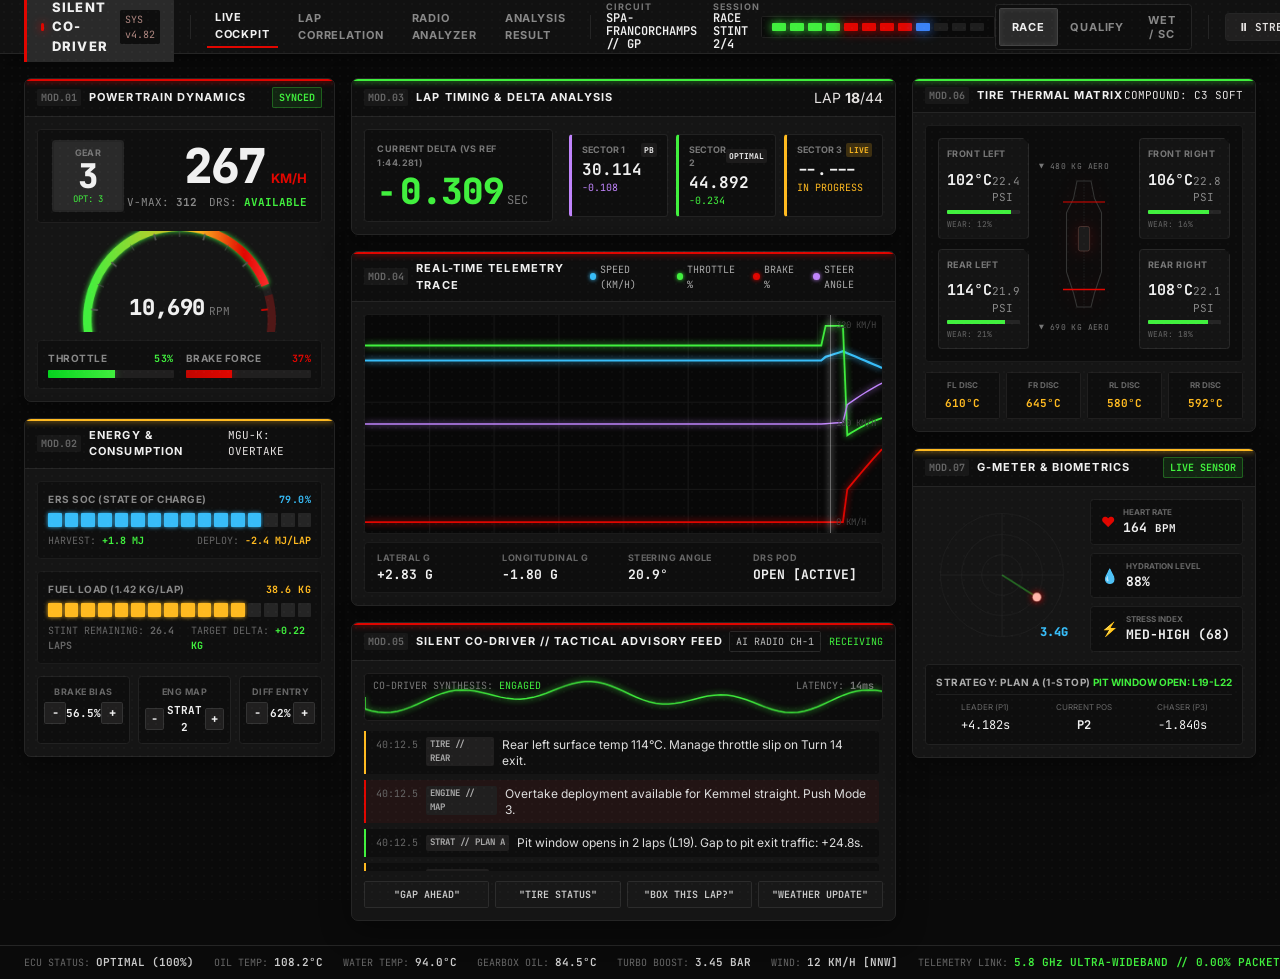
<file: index.html>
<!DOCTYPE html>
<html lang="en">
<head>
  <meta charset="UTF-8">
  <meta name="viewport" content="width=device-width, initial-scale=1.0">
  <title>The Silent Co-Driver | Motorsport Telemetry & Tactical Engineering Cockpit</title>
  <meta name="description" content="Next-generation tactical telemetry and AI co-driver instrumentation interface for high-performance motorsport and endurance racing.">
  <link rel="preconnect" href="https://fonts.googleapis.com">
  <link rel="preconnect" href="https://fonts.gstatic.com" crossorigin>
  <link href="https://fonts.googleapis.com/css2?family=Inter:wght@300;400;500;600;700;800&family=JetBrains+Mono:ital,wght@0,400;0,500;0,700;0,800;1,400&display=swap" rel="stylesheet">
  <link rel="stylesheet" href="style.css">
</head>
<body class="theme-night">
  <!-- Top Navigation & Global Telemetry Status Bar -->
  <header class="hud-header">
    <div class="hud-header-left">
      <a href="index.html" class="brand-badge chamfer-edge" style="text-decoration: none;">
        <span class="pulse-dot"></span>
        <span class="brand-title">SILENT CO-DRIVER</span>
        <span class="brand-sub">SYS v4.82</span>
      </a>
      <div class="system-divider"></div>
      <nav class="hud-nav-links hide-mobile">
        <a href="index.html" class="nav-tab active">LIVE COCKPIT</a>
        <a href="lap_correlation.html" class="nav-tab">LAP CORRELATION</a>
        <a href="race_radio.html" class="nav-tab">RADIO ANALYZER</a>
        <a href="analysis_result.html" class="nav-tab">ANALYSIS RESULT</a>
      </nav>
      <div class="system-divider hide-mobile"></div>
      <div class="meta-readout">
        <span class="meta-label">CIRCUIT</span>
        <span class="meta-val" id="val-circuit">SPA-FRANCORCHAMPS // GP</span>
      </div>
      <div class="meta-readout">
        <span class="meta-label">SESSION</span>
        <span class="meta-val text-amber" id="val-session">RACE STINT 2/4</span>
      </div>
    </div>

    <!-- Center LED Shift Indicator Bar -->
    <div class="shift-lights-container" id="shift-lights-bar">
      <div class="shift-led green"></div>
      <div class="shift-led green"></div>
      <div class="shift-led green"></div>
      <div class="shift-led green"></div>
      <div class="shift-led red"></div>
      <div class="shift-led red"></div>
      <div class="shift-led red"></div>
      <div class="shift-led red"></div>
      <div class="shift-led blue"></div>
      <div class="shift-led blue"></div>
      <div class="shift-led blue"></div>
      <div class="shift-led blue flash"></div>
    </div>

    <div class="hud-header-right">
      <!-- Session Mode Selector -->
      <div class="mode-selector">
        <button class="mode-btn active" data-mode="race" id="mode-race">RACE</button>
        <button class="mode-btn" data-mode="quali" id="mode-quali">QUALIFY</button>
        <button class="mode-btn" data-mode="rain" id="mode-rain">WET / SC</button>
      </div>

      <div class="system-divider"></div>

      <!-- Live Sim Play / Pause / Rec Control -->
      <div class="sim-controls">
        <button class="icon-btn" id="btn-toggle-sim" title="Play/Pause Telemetry Stream">
          <span class="btn-icon">⏸</span>
          <span class="btn-text">STREAM</span>
        </button>
        <button class="icon-btn primary-action" id="btn-radio-toggle" title="Toggle AI Radio Channel">
          <span class="comm-indicator live"></span>
          <span class="btn-text">CO-DRIVER COMMS</span>
        </button>
      </div>
    </div>
  </header>

  <!-- Main 12-Column Technical Grid Workspace -->
  <main class="grid-workspace">

    <!-- COLUMN 1 (Cols 1-3): Primary Vehicle Dynamics & Live Powertrain -->
    <section class="grid-col col-left">
      
      <!-- Module 1: Speed, Gear & RPM Primary Instrumentation -->
      <div class="tech-panel panel-primary-gauge">
        <div class="panel-header status-strip-red">
          <div class="panel-title-wrap">
            <span class="panel-tag">MOD.01</span>
            <h2 class="panel-title">POWERTRAIN DYNAMICS</h2>
          </div>
          <span class="badge-status badge-live">SYNCED</span>
        </div>
        <div class="panel-body gauge-body">
          <div class="gauge-hero-row">
            <div class="gear-display-box">
              <span class="gear-label">GEAR</span>
              <span class="gear-val" id="val-gear">5</span>
              <span class="gear-suggested" id="val-suggested-gear">OPT: 5</span>
            </div>
            <div class="speed-readout-box">
              <div class="speed-main">
                <span class="speed-num" id="val-speed">278</span>
                <span class="speed-unit">KM/H</span>
              </div>
              <div class="speed-meta">
                <span>V-MAX: <strong id="val-vmax">312</strong></span>
                <span>DRS: <strong class="text-green" id="val-drs-status">AVAILABLE</strong></span>
              </div>
            </div>
          </div>

          <!-- Digital RPM Curved Sweep Gauge Canvas -->
          <div class="tach-canvas-container">
            <canvas id="tachometer-canvas" width="340" height="120"></canvas>
            <div class="tach-val-overlay">
              <span class="tach-num" id="val-rpm">11,850</span>
              <span class="tach-unit">RPM</span>
            </div>
          </div>

          <!-- Pedal Inputs: Throttle & Brake Bars -->
          <div class="pedal-inputs">
            <div class="pedal-bar-wrap">
              <div class="pedal-label-row">
                <span>THROTTLE</span>
                <span class="val-mono text-green" id="val-throttle-pct">94%</span>
              </div>
              <div class="pedal-progress-track">
                <div class="pedal-fill fill-throttle" id="fill-throttle" style="width: 94%;"></div>
              </div>
            </div>
            <div class="pedal-bar-wrap">
              <div class="pedal-label-row">
                <span>BRAKE FORCE</span>
                <span class="val-mono text-red" id="val-brake-pct">0%</span>
              </div>
              <div class="pedal-progress-track">
                <div class="pedal-fill fill-brake" id="fill-brake" style="width: 0%;"></div>
              </div>
            </div>
          </div>
        </div>
      </div>

      <!-- Module 2: ERS / Hybrid Energy & Fuel Allocation -->
      <div class="tech-panel">
        <div class="panel-header status-strip-amber">
          <div class="panel-title-wrap">
            <span class="panel-tag">MOD.02</span>
            <h2 class="panel-title">ENERGY & CONSUMPTION</h2>
          </div>
          <span class="val-mono text-xs">MGU-K: OVERTAKE</span>
        </div>
        <div class="panel-body">
          <div class="segmented-gauge-group">
            <!-- ERS Battery State -->
            <div class="segmented-gauge">
              <div class="seg-info">
                <span class="seg-label">ERS SOC (STATE OF CHARGE)</span>
                <span class="val-mono text-cyan" id="val-soc-pct">78.4%</span>
              </div>
              <div class="seg-bars" id="seg-bars-ers">
                <!-- 16 discrete LED segmented blocks generated via JS -->
              </div>
              <div class="seg-sub">
                <span>HARVEST: <strong class="text-green">+1.8 MJ</strong></span>
                <span>DEPLOY: <strong class="text-amber">-2.4 MJ/LAP</strong></span>
              </div>
            </div>

            <!-- Fuel Tank Level & Laps Remaining -->
            <div class="segmented-gauge">
              <div class="seg-info">
                <span class="seg-label">FUEL LOAD (1.42 KG/LAP)</span>
                <span class="val-mono text-amber" id="val-fuel-kg">38.6 KG</span>
              </div>
              <div class="seg-bars" id="seg-bars-fuel">
                <!-- Fuel bars -->
              </div>
              <div class="seg-sub">
                <span>STINT REMAINING: <strong>26.4 LAPS</strong></span>
                <span>TARGET DELTA: <strong class="text-green">+0.22 KG</strong></span>
              </div>
            </div>
          </div>

          <!-- Quick System Adjusters -->
          <div class="chassis-quick-dial">
            <div class="dial-item">
              <span class="dial-lbl">BRAKE BIAS</span>
              <div class="dial-adjuster">
                <button class="step-btn" id="btn-bb-dec">-</button>
                <span class="dial-val" id="val-bb">56.5%</span>
                <button class="step-btn" id="btn-bb-inc">+</button>
              </div>
            </div>
            <div class="dial-item">
              <span class="dial-lbl">ENG MAP</span>
              <div class="dial-adjuster">
                <button class="step-btn" id="btn-map-dec">-</button>
                <span class="dial-val" id="val-eng-map">STRAT 2</span>
                <button class="step-btn" id="btn-map-inc">+</button>
              </div>
            </div>
            <div class="dial-item">
              <span class="dial-lbl">DIFF ENTRY</span>
              <div class="dial-adjuster">
                <button class="step-btn" id="btn-diff-dec">-</button>
                <span class="dial-val" id="val-diff">62%</span>
                <button class="step-btn" id="btn-diff-inc">+</button>
              </div>
            </div>
          </div>
        </div>
      </div>

    </section>

    <!-- COLUMN 2 (Cols 4-8): Real-time Telemetry Oscilloscope & Sector Splits -->
    <section class="grid-col col-center">
      
      <!-- Module 3: Live Delta, Lap Splits & Timing Delta -->
      <div class="tech-panel panel-timing">
        <div class="panel-header status-strip-green">
          <div class="panel-title-wrap">
            <span class="panel-tag">MOD.03</span>
            <h2 class="panel-title">LAP TIMING & DELTA ANALYSIS</h2>
          </div>
          <div class="timing-badge-group">
            <span class="lap-counter">LAP <strong id="val-cur-lap">18</strong>/44</span>
          </div>
        </div>
        <div class="panel-body">
          <div class="lap-delta-banner">
            <div class="live-delta-block">
              <span class="delta-label">CURRENT DELTA (VS REF 1:44.281)</span>
              <div class="delta-display" id="delta-display-box">
                <span class="delta-sign text-green" id="delta-sign">-</span>
                <span class="delta-val text-green" id="val-delta">0.342</span>
                <span class="delta-unit">SEC</span>
              </div>
            </div>
            
            <div class="sector-splits-grid">
              <div class="sector-box s1 purple">
                <div class="sector-head">
                  <span>SECTOR 1</span>
                  <span class="sector-tag">PB</span>
                </div>
                <span class="sector-time" id="val-s1">30.114</span>
                <span class="sector-delta text-purple">-0.108</span>
              </div>
              <div class="sector-box s2 green">
                <div class="sector-head">
                  <span>SECTOR 2</span>
                  <span class="sector-tag">OPTIMAL</span>
                </div>
                <span class="sector-time" id="val-s2">44.892</span>
                <span class="sector-delta text-green">-0.234</span>
              </div>
              <div class="sector-box s3 active">
                <div class="sector-head">
                  <span>SECTOR 3</span>
                  <span class="sector-tag blink">LIVE</span>
                </div>
                <span class="sector-time" id="val-s3">--.---</span>
                <span class="sector-delta text-amber">IN PROGRESS</span>
              </div>
            </div>
          </div>
        </div>
      </div>

      <!-- Module 4: High-Precision Live Telemetry Multi-Channel Oscilloscope Canvas -->
      <div class="tech-panel panel-telemetry-graph">
        <div class="panel-header status-strip-red">
          <div class="panel-title-wrap">
            <span class="panel-tag">MOD.04</span>
            <h2 class="panel-title">REAL-TIME TELEMETRY TRACE</h2>
          </div>
          <div class="graph-legend">
            <span class="legend-item"><span class="dot-swatch speed-color"></span> SPEED (KM/H)</span>
            <span class="legend-item"><span class="dot-swatch throttle-color"></span> THROTTLE %</span>
            <span class="legend-item"><span class="dot-swatch brake-color"></span> BRAKE %</span>
            <span class="legend-item"><span class="dot-swatch steer-color"></span> STEER ANGLE</span>
          </div>
        </div>
        <div class="panel-body graph-body">
          <div class="canvas-wrapper">
            <canvas id="telemetry-chart-canvas"></canvas>
            <div class="graph-grid-ticks">
              <span class="tick tick-top">320 KM/H</span>
              <span class="tick tick-mid">160 KM/H</span>
              <span class="tick tick-bot">0 KM/H</span>
            </div>
            <div class="graph-scrubber-line" id="graph-cursor"></div>
          </div>
          <div class="graph-footer-metrics">
            <div class="g-metric">
              <span class="lbl">LATERAL G</span>
              <span class="val text-mono" id="val-lat-g">+3.82 G</span>
            </div>
            <div class="g-metric">
              <span class="lbl">LONGITUDINAL G</span>
              <span class="val text-mono" id="val-long-g">-1.45 G</span>
            </div>
            <div class="g-metric">
              <span class="lbl">STEERING ANGLE</span>
              <span class="val text-mono" id="val-steer-ang">-14.2°</span>
            </div>
            <div class="g-metric">
              <span class="lbl">DRS POD</span>
              <span class="val text-mono text-green" id="val-drs-act">OPEN [ACTIVE]</span>
            </div>
          </div>
        </div>
      </div>

      <!-- Module 5: "The Silent Co-Driver" Tactical AI Voice & Audio Comms Feed -->
      <div class="tech-panel panel-codriver">
        <div class="panel-header status-strip-red">
          <div class="panel-title-wrap">
            <span class="panel-tag">MOD.05</span>
            <h2 class="panel-title">SILENT CO-DRIVER // TACTICAL ADVISORY FEED</h2>
          </div>
          <div class="audio-hud-state">
            <span class="waveform-pill">AI RADIO CH-1</span>
            <span class="hud-indicator active">RECEIVING</span>
          </div>
        </div>
        <div class="panel-body codriver-body">
          
          <!-- Audio Waveform Visualizer Canvas -->
          <div class="ai-waveform-container">
            <canvas id="waveform-canvas" width="600" height="48"></canvas>
            <div class="ai-status-overlay">
              <span class="ai-agent-name">CO-DRIVER SYNTHESIS: <span class="text-green">ENGAGED</span></span>
              <span class="ai-latency">LATENCY: <strong>14ms</strong></span>
            </div>
          </div>

          <!-- Chronological Tactical Log & Radio Callouts -->
          <div class="tactical-log-stream" id="tactical-feed">
            <!-- Messages inserted dynamically via JS -->
          </div>

          <!-- Quick Interactive Driver Response Prompts -->
          <div class="driver-radio-prompt-bar">
            <button class="radio-prompt-btn" data-query="GAP_AHEAD">"GAP AHEAD"</button>
            <button class="radio-prompt-btn" data-query="TIRE_STATUS">"TIRE STATUS"</button>
            <button class="radio-prompt-btn" data-query="PIT_WINDOW">"BOX THIS LAP?"</button>
            <button class="radio-prompt-btn" data-query="WEATHER_RADAR">"WEATHER UPDATE"</button>
          </div>
        </div>
      </div>

    </section>

    <!-- COLUMN 3 (Cols 9-12): G-Force Radar, Tire Matrix & Vehicle Thermal Model -->
    <section class="grid-col col-right">
      
      <!-- Module 6: 4-Corner Tire Pressures, Temperatures & Wear Matrix -->
      <div class="tech-panel">
        <div class="panel-header status-strip-green">
          <div class="panel-title-wrap">
            <span class="panel-tag">MOD.06</span>
            <h2 class="panel-title">TIRE THERMAL MATRIX</h2>
          </div>
          <span class="val-mono text-xs">COMPOUND: C3 SOFT</span>
        </div>
        <div class="panel-body">
          <div class="car-chassis-layout">
            
            <!-- Front Left -->
            <div class="tire-widget tl chamfer-sm" id="tire-fl">
              <div class="tire-pos">FRONT LEFT</div>
              <div class="tire-heat-indicator heat-opt"></div>
              <div class="tire-data-row">
                <span class="t-temp" id="val-fl-temp">102°C</span>
                <span class="t-psi" id="val-fl-psi">22.4 PSI</span>
              </div>
              <div class="wear-bar"><div class="wear-fill" style="width: 88%;"></div></div>
              <span class="wear-lbl">WEAR: 12%</span>
            </div>

            <!-- Front Right -->
            <div class="tire-widget tr chamfer-sm" id="tire-fr">
              <div class="tire-pos">FRONT RIGHT</div>
              <div class="tire-heat-indicator heat-opt"></div>
              <div class="tire-data-row">
                <span class="t-temp" id="val-fr-temp">106°C</span>
                <span class="t-psi" id="val-fr-psi">22.8 PSI</span>
              </div>
              <div class="wear-bar"><div class="wear-fill" style="width: 84%;"></div></div>
              <span class="wear-lbl">WEAR: 16%</span>
            </div>

            <!-- Car Wireframe Silhouette Center Graphic -->
            <div class="chassis-silhouette">
              <div class="chassis-core">
                <span class="aero-arrow front-down">▼ 480 KG AERO</span>
                <div class="f1-car-svg-container">
                  <svg viewBox="0 0 100 200" class="car-wireframe-svg">
                    <path d="M 40 10 L 60 10 L 65 35 L 75 55 L 75 140 L 65 170 L 60 190 L 40 190 L 35 170 L 25 140 L 25 55 L 35 35 Z" fill="none" stroke="#353534" stroke-width="1.5"/>
                    <path d="M 50 10 L 50 190" stroke="#252525" stroke-dasharray="2 2" stroke-width="1"/>
                    <line x1="20" y1="40" x2="80" y2="40" stroke="#e10600" stroke-width="1.5"/>
                    <line x1="20" y1="165" x2="80" y2="165" stroke="#e10600" stroke-width="2"/>
                    <rect x="42" y="75" width="16" height="35" rx="3" fill="#1c1b1b" stroke="#5e3f3a" stroke-width="1"/>
                  </svg>
                </div>
                <span class="aero-arrow rear-down">▼ 690 KG AERO</span>
              </div>
            </div>

            <!-- Rear Left -->
            <div class="tire-widget bl chamfer-sm" id="tire-rl">
              <div class="tire-pos">REAR LEFT</div>
              <div class="tire-heat-indicator heat-warm"></div>
              <div class="tire-data-row">
                <span class="t-temp text-amber" id="val-rl-temp">114°C</span>
                <span class="t-psi" id="val-rl-psi">21.9 PSI</span>
              </div>
              <div class="wear-bar"><div class="wear-fill" style="width: 79%;"></div></div>
              <span class="wear-lbl">WEAR: 21%</span>
            </div>

            <!-- Rear Right -->
            <div class="tire-widget br chamfer-sm" id="tire-rr">
              <div class="tire-pos">REAR RIGHT</div>
              <div class="tire-heat-indicator heat-opt"></div>
              <div class="tire-data-row">
                <span class="t-temp" id="val-rr-temp">108°C</span>
                <span class="t-psi" id="val-rr-psi">22.1 PSI</span>
              </div>
              <div class="wear-bar"><div class="wear-fill" style="width: 82%;"></div></div>
              <span class="wear-lbl">WEAR: 18%</span>
            </div>

          </div>

          <!-- Brake Rotor Temperatures -->
          <div class="brake-temp-readouts">
            <div class="b-disc"><span class="b-disc-lbl">FL DISC</span><strong id="disc-fl">610°C</strong></div>
            <div class="b-disc"><span class="b-disc-lbl">FR DISC</span><strong id="disc-fr">645°C</strong></div>
            <div class="b-disc"><span class="b-disc-lbl">RL DISC</span><strong id="disc-rl">580°C</strong></div>
            <div class="b-disc"><span class="b-disc-lbl">RR DISC</span><strong id="disc-rr">592°C</strong></div>
          </div>
        </div>
      </div>

      <!-- Module 7: G-Force Crosshair Accelerometer & Driver Biometrics -->
      <div class="tech-panel">
        <div class="panel-header status-strip-amber">
          <div class="panel-title-wrap">
            <span class="panel-tag">MOD.07</span>
            <h2 class="panel-title">G-METER & BIOMETRICS</h2>
          </div>
          <span class="badge-status badge-live">LIVE SENSOR</span>
        </div>
        <div class="panel-body g-body">
          <div class="g-and-bio-grid">
            
            <!-- G-Force 2D Radar Canvas -->
            <div class="g-radar-container">
              <canvas id="g-radar-canvas" width="160" height="160"></canvas>
              <div class="g-readout-center">
                <span id="g-total-val">3.9G</span>
              </div>
            </div>

            <!-- Driver Biometric Vitals -->
            <div class="driver-vitals">
              <div class="vital-row">
                <div class="vital-icon pulse-heart">♥</div>
                <div class="vital-data">
                  <span class="vital-lbl">HEART RATE</span>
                  <span class="vital-num" id="val-driver-hr">164 <small>BPM</small></span>
                </div>
              </div>
              <div class="vital-row">
                <div class="vital-icon">💧</div>
                <div class="vital-data">
                  <span class="vital-lbl">HYDRATION LEVEL</span>
                  <span class="vital-num text-green">88%</span>
                </div>
              </div>
              <div class="vital-row">
                <div class="vital-icon">⚡</div>
                <div class="vital-data">
                  <span class="vital-lbl">STRESS INDEX</span>
                  <span class="vital-num text-amber" id="val-driver-stress">MED-HIGH (68)</span>
                </div>
              </div>
            </div>

          </div>

          <!-- Pit Strategy Window -->
          <div class="pit-strategy-box">
            <div class="strategy-header">
              <span class="strat-title">STRATEGY: PLAN A (1-STOP)</span>
              <span class="strat-window text-green">PIT WINDOW OPEN: L19-L22</span>
            </div>
            <div class="strategy-gap-row">
              <div class="gap-item">
                <span class="gap-lbl">LEADER (P1)</span>
                <span class="gap-val">+4.182s</span>
              </div>
              <div class="gap-item">
                <span class="gap-lbl">CURRENT POS</span>
                <span class="gap-val text-green font-bold">P2</span>
              </div>
              <div class="gap-item">
                <span class="gap-lbl">CHASER (P3)</span>
                <span class="gap-val text-amber">-1.840s</span>
              </div>
            </div>
          </div>

        </div>
      </div>

    </main>

  <!-- Bottom Global Technical Telemetry Ticker -->
  <footer class="hud-footer">
    <div class="footer-block">
      <span class="f-lbl">ECU STATUS:</span>
      <span class="f-val text-green">OPTIMAL (100%)</span>
    </div>
    <div class="footer-block">
      <span class="f-lbl">OIL TEMP:</span>
      <span class="f-val" id="val-oil-temp">108.2°C</span>
    </div>
    <div class="footer-block">
      <span class="f-lbl">WATER TEMP:</span>
      <span class="f-val" id="val-water-temp">94.0°C</span>
    </div>
    <div class="footer-block">
      <span class="f-lbl">GEARBOX OIL:</span>
      <span class="f-val">84.5°C</span>
    </div>
    <div class="footer-block">
      <span class="f-lbl">TURBO BOOST:</span>
      <span class="f-val text-cyan" id="val-boost">3.45 BAR</span>
    </div>
    <div class="footer-block hide-mobile">
      <span class="f-lbl">WIND:</span>
      <span class="f-val">12 KM/H [NNW]</span>
    </div>
    <div class="footer-block status-right">
      <span class="f-lbl">TELEMETRY LINK:</span>
      <span class="f-val link-pulse">5.8 GHz ULTRA-WIDEBAND // 0.00% PACKET LOSS</span>
    </div>
  </footer>

  <script src="app.js"></script>
</body>
</html>
</file>
<file: style.css>
/* ==========================================================================
   THE SILENT CO-DRIVER — DESIGN SYSTEM & TELEMETRY STYLES
   ========================================================================== */

:root {
  /* --- Palette Tokens --- */
  --surface: #131313;
  --surface-dim: #131313;
  --surface-bright: #3a3939;
  --surface-container-lowest: #0e0e0e;
  --surface-container-low: #1c1b1b;
  --surface-container: #201f1f;
  --surface-container-high: #2a2a2a;
  --surface-container-highest: #353534;
  
  --on-surface: #e5e2e1;
  --on-surface-variant: #e9bcb5;
  --inverse-surface: #e5e2e1;
  --inverse-on-surface: #313030;
  
  --outline: #af8781;
  --outline-variant: #5e3f3a;
  --surface-tint: #ffb4a8;
  
  /* Primary Motorsport Racing Red */
  --primary: #ffb4a8;
  --on-primary: #680200;
  --primary-container: #e10600;
  --on-primary-container: #fff2f0;
  --inverse-primary: #c00500;
  
  /* Status Green (Optimal / Go / Sector PB) */
  --secondary: #41f03e;
  --on-secondary: #003a02;
  --secondary-container: #05d31e;
  --on-secondary-container: #005405;
  --secondary-fixed: #75ff67;
  --secondary-fixed-dim: #30e532;
  
  /* Status Amber (Caution / Delta / Fuel Low) */
  --tertiary: #ffba20;
  --on-tertiary: #412d00;
  --tertiary-container: #926800;
  --on-tertiary-container: #fff3e4;
  --tertiary-fixed: #ffdea8;
  --tertiary-fixed-dim: #ffba20;

  /* Status Error / Alarm */
  --error: #ffb4ab;
  --on-error: #690005;
  --error-container: #93000a;
  --on-error-container: #ffdad6;

  /* Ambient Cockpit Tones */
  --void-bg: #0a0a0a;
  --panel-bg: #161616;
  --panel-bg-glass: rgba(26, 26, 26, 0.75);
  --border-neutral: #252525;
  --border-active: #e10600;
  --border-subtle: #1f1f1f;
  --text-white: #f0f0f0;
  --text-muted: #888888;
  --text-purple: #c084fc;
  --text-cyan: #38bdf8;

  /* --- Rounded Tokens --- */
  --radius-sm: 0.125rem;
  --radius-default: 0.25rem;
  --radius-md: 0.375rem;
  --radius-lg: 0.5rem;
  --radius-xl: 0.75rem;
  --radius-full: 9999px;

  /* --- Spacing Tokens --- */
  --unit: 4px;
  --gutter: 16px;
  --margin: 24px;
  --panel-padding: 12px;

  /* --- Typography Fonts --- */
  --font-ui: 'Inter', -apple-system, BlinkMacSystemFont, "Segoe UI", Roboto, sans-serif;
  --font-mono: 'JetBrains Mono', "SFMono-Regular", Consolas, "Liberation Mono", Menlo, monospace;
}

/* Base Reset */
*, *::before, *::after {
  box-sizing: border-box;
  margin: 0;
  padding: 0;
}

html, body {
  width: 100%;
  min-height: 100vh;
  background-color: var(--void-bg);
  color: var(--on-surface);
  font-family: var(--font-ui);
  font-size: 14px;
  line-height: 1.5;
  -webkit-font-smoothing: antialiased;
  -moz-osx-font-smoothing: grayscale;
  overflow-x: hidden;
}

/* Subtle carbon grain overlay background */
body::before {
  content: "";
  position: fixed;
  top: 0;
  left: 0;
  right: 0;
  bottom: 0;
  pointer-events: none;
  z-index: 9999;
  opacity: 0.025;
  background-image: radial-gradient(#ffffff 1px, transparent 1px);
  background-size: 8px 8px;
}

/* Typography Utility Classes */
.text-mono, .val-mono {
  font-family: var(--font-mono);
}

.text-red { color: var(--primary-container); }
.text-green { color: var(--secondary); }
.text-amber { color: var(--tertiary); }
.text-purple { color: var(--text-purple); }
.text-cyan { color: var(--text-cyan); }
.text-xs { font-size: 11px; }
.font-bold { font-weight: 700; }

/* 45-degree Chamfer Styling */
.chamfer-edge {
  clip-path: polygon(0 0, calc(100% - 10px) 0, 100% 10px, 100% 100%, 0 100%);
}

.chamfer-sm {
  clip-path: polygon(0 0, calc(100% - 6px) 0, 100% 6px, 100% 100%, 0 100%);
}

/* ==========================================================================
   HEADER / HUD BAR
   ========================================================================== */

.hud-header {
  position: sticky;
  top: 0;
  z-index: 100;
  display: flex;
  align-items: center;
  justify-content: space-between;
  height: 54px;
  padding: 0 var(--margin);
  background: rgba(19, 19, 19, 0.92);
  backdrop-filter: blur(12px);
  border-bottom: 1px solid var(--border-neutral);
  box-shadow: 0 4px 20px rgba(0, 0, 0, 0.6);
}

.hud-header-left {
  display: flex;
  align-items: center;
  gap: 16px;
}

.hud-nav-links {
  display: flex;
  align-items: center;
  gap: 12px;
}

.nav-tab {
  font-family: var(--font-ui);
  font-size: 11px;
  font-weight: 700;
  letter-spacing: 0.08em;
  color: #888;
  text-decoration: none;
  padding: 4px 8px;
  border-radius: var(--radius-sm);
  transition: all 0.15s ease;
}

.nav-tab:hover {
  color: var(--text-white);
  background: var(--surface-container-high);
}

.nav-tab.active {
  color: var(--text-white);
  border-bottom: 2px solid var(--primary-container);
  border-radius: 0;
}

.brand-badge {
  display: flex;
  align-items: center;
  gap: 8px;
  background: var(--surface-container-high);
  padding: 6px 14px;
  border-left: 3px solid var(--primary-container);
  border-top: 1px solid var(--surface-bright);
}

.pulse-dot {
  width: 8px;
  height: 8px;
  border-radius: var(--radius-full);
  background: var(--primary-container);
  box-shadow: 0 0 8px var(--primary-container);
  animation: pulse-glow 1.5s infinite ease-in-out;
}

@keyframes pulse-glow {
  0%, 100% { transform: scale(0.9); opacity: 0.8; }
  50% { transform: scale(1.2); opacity: 1; filter: drop-shadow(0 0 4px var(--primary-container)); }
}

.brand-title {
  font-family: var(--font-ui);
  font-size: 13px;
  font-weight: 800;
  letter-spacing: 0.08em;
  color: var(--text-white);
}

.brand-sub {
  font-family: var(--font-mono);
  font-size: 10px;
  color: var(--outline);
  background: #0e0e0e;
  padding: 2px 5px;
  border-radius: var(--radius-sm);
}

.system-divider {
  width: 1px;
  height: 24px;
  background: var(--border-neutral);
}

.meta-readout {
  display: flex;
  flex-direction: column;
  line-height: 1.1;
}

.meta-label {
  font-family: var(--font-ui);
  font-size: 9px;
  font-weight: 700;
  letter-spacing: 0.1em;
  color: #777;
}

.meta-val {
  font-family: var(--font-mono);
  font-size: 12px;
  font-weight: 600;
  color: var(--text-white);
}

/* Center Shift Light Bar */
.shift-lights-container {
  display: flex;
  align-items: center;
  gap: 4px;
  background: #0a0a0a;
  padding: 6px 10px;
  border: 1px solid #201f1f;
  border-radius: var(--radius-sm);
}

.shift-led {
  width: 14px;
  height: 8px;
  background: #1e1e1e;
  border-radius: 1px;
  transition: all 0.08s ease;
}

.shift-led.green.on {
  background: var(--secondary);
  box-shadow: 0 0 10px var(--secondary);
}

.shift-led.red.on {
  background: var(--primary-container);
  box-shadow: 0 0 12px var(--primary-container);
}

.shift-led.blue.on {
  background: #3b82f6;
  box-shadow: 0 0 12px #3b82f6;
}

.shift-led.flash.on {
  animation: flash-strobe 0.12s infinite;
}

@keyframes flash-strobe {
  0%, 100% { opacity: 1; filter: brightness(1.6); }
  50% { opacity: 0.2; }
}

.hud-header-right {
  display: flex;
  align-items: center;
  gap: 16px;
}

.mode-selector {
  display: flex;
  background: var(--surface-container-lowest);
  padding: 3px;
  border: 1px solid var(--border-neutral);
  border-radius: var(--radius-default);
}

.mode-btn {
  background: transparent;
  border: none;
  outline: none;
  font-family: var(--font-ui);
  font-size: 11px;
  font-weight: 700;
  letter-spacing: 0.08em;
  color: #888;
  padding: 5px 12px;
  border-radius: var(--radius-sm);
  cursor: pointer;
  transition: all 0.15s ease;
}

.mode-btn:hover {
  color: var(--text-white);
}

.mode-btn.active {
  background: var(--surface-container-high);
  color: var(--text-white);
  border: 1px solid #444;
  box-shadow: inset 0 0 6px rgba(255, 255, 255, 0.08);
}

.sim-controls {
  display: flex;
  align-items: center;
  gap: 8px;
}

.icon-btn {
  display: inline-flex;
  align-items: center;
  gap: 6px;
  background: var(--surface-container);
  border: 1px solid var(--border-neutral);
  border-radius: var(--radius-default);
  padding: 6px 12px;
  color: var(--on-surface);
  font-family: var(--font-mono);
  font-size: 11px;
  font-weight: 600;
  cursor: pointer;
  transition: all 0.15s ease;
}

.icon-btn:hover {
  border-color: #555;
  background: var(--surface-container-high);
}

.icon-btn.primary-action {
  background: rgba(225, 6, 0, 0.12);
  border-color: var(--primary-container);
  color: #fff;
}

.icon-btn.primary-action:hover {
  background: var(--primary-container);
}

.comm-indicator {
  width: 7px;
  height: 7px;
  border-radius: var(--radius-full);
  background: var(--secondary);
  box-shadow: 0 0 6px var(--secondary);
}

/* ==========================================================================
   12-COLUMN FLUID GRID LAYOUT
   ========================================================================== */

.grid-workspace {
  display: grid;
  grid-template-columns: 3.2fr 5.6fr 3.2fr;
  gap: var(--gutter);
  padding: var(--margin);
  max-width: 1920px;
  margin: 0 auto;
}

.grid-col {
  display: flex;
  flex-direction: column;
  gap: var(--gutter);
}

/* Modular Panels */
.tech-panel {
  background: var(--panel-bg-glass);
  backdrop-filter: blur(8px);
  border: 1px solid var(--border-neutral);
  border-radius: var(--radius-lg);
  overflow: hidden;
  box-shadow: 0 8px 30px rgba(0, 0, 0, 0.4);
  transition: border-color 0.2s ease;
}

.tech-panel:hover {
  border-color: #353534;
}

/* Panel Header & Strip Accents */
.panel-header {
  display: flex;
  align-items: center;
  justify-content: space-between;
  padding: 8px 12px;
  background: var(--surface-container-lowest);
  border-bottom: 1px solid var(--border-neutral);
  position: relative;
}

.panel-header::before {
  content: "";
  position: absolute;
  top: 0;
  left: 0;
  right: 0;
  height: 2px;
}

.status-strip-red::before {
  background: var(--primary-container);
  box-shadow: 0 0 6px var(--primary-container);
}

.status-strip-green::before {
  background: var(--secondary);
  box-shadow: 0 0 6px var(--secondary);
}

.status-strip-amber::before {
  background: var(--tertiary);
  box-shadow: 0 0 6px var(--tertiary);
}

.panel-title-wrap {
  display: flex;
  align-items: center;
  gap: 8px;
}

.panel-tag {
  font-family: var(--font-mono);
  font-size: 10px;
  font-weight: 700;
  color: #666;
  background: #181818;
  padding: 1px 4px;
  border-radius: var(--radius-sm);
}

.panel-title {
  font-family: var(--font-ui);
  font-size: 11px;
  font-weight: 700;
  letter-spacing: 0.1em;
  color: var(--text-white);
  text-transform: uppercase;
}

.badge-status {
  font-family: var(--font-mono);
  font-size: 10px;
  font-weight: 700;
  padding: 2px 6px;
  border-radius: var(--radius-sm);
  background: rgba(65, 240, 62, 0.1);
  color: var(--secondary);
  border: 1px solid rgba(65, 240, 62, 0.3);
}

.panel-body {
  padding: var(--panel-padding);
}

/* ==========================================================================
   MODULE 1: POWERTRAIN & TACHOMETER
   ========================================================================== */

.gauge-hero-row {
  display: flex;
  align-items: center;
  justify-content: space-between;
  margin-bottom: 8px;
  background: #0f0f0f;
  padding: 10px 14px;
  border: 1px solid #201f1f;
  border-radius: var(--radius-default);
}

.gear-display-box {
  display: flex;
  flex-direction: column;
  align-items: center;
  justify-content: center;
  width: 72px;
  height: 72px;
  background: var(--surface-container-high);
  border: 2px solid var(--border-neutral);
  border-radius: var(--radius-default);
}

.gear-label {
  font-family: var(--font-ui);
  font-size: 9px;
  font-weight: 700;
  color: #777;
  letter-spacing: 0.05em;
}

.gear-val {
  font-family: var(--font-mono);
  font-size: 34px;
  font-weight: 800;
  color: var(--text-white);
  line-height: 1;
}

.gear-suggested {
  font-family: var(--font-mono);
  font-size: 9px;
  color: var(--secondary);
}

.speed-readout-box {
  display: flex;
  flex-direction: column;
  align-items: flex-end;
}

.speed-main {
  display: flex;
  align-items: baseline;
  gap: 6px;
}

.speed-num {
  font-family: var(--font-mono);
  font-size: 48px;
  font-weight: 800;
  color: var(--text-white);
  line-height: 1;
  letter-spacing: -0.04em;
}

.speed-unit {
  font-family: var(--font-ui);
  font-size: 13px;
  font-weight: 700;
  color: var(--primary-container);
}

.speed-meta {
  display: flex;
  gap: 12px;
  font-family: var(--font-mono);
  font-size: 11px;
  color: #888;
  margin-top: 4px;
}

.tach-canvas-container {
  position: relative;
  display: flex;
  justify-content: center;
  align-items: center;
  width: 100%;
  margin: 6px 0;
}

#tachometer-canvas {
  width: 100%;
  height: auto;
  max-height: 115px;
}

.tach-val-overlay {
  position: absolute;
  bottom: 8px;
  display: flex;
  align-items: baseline;
  gap: 4px;
}

.tach-num {
  font-family: var(--font-mono);
  font-size: 22px;
  font-weight: 800;
  color: var(--text-white);
  letter-spacing: -0.02em;
}

.tach-unit {
  font-family: var(--font-mono);
  font-size: 11px;
  color: #777;
}

/* Pedal Inputs */
.pedal-inputs {
  display: grid;
  grid-template-columns: 1fr 1fr;
  gap: 12px;
  margin-top: 8px;
  background: #0f0f0f;
  padding: 10px;
  border-radius: var(--radius-default);
  border: 1px solid #1c1c1c;
}

.pedal-label-row {
  display: flex;
  justify-content: space-between;
  font-size: 10px;
  font-weight: 700;
  letter-spacing: 0.05em;
  margin-bottom: 4px;
  color: #888;
}

.pedal-progress-track {
  height: 8px;
  background: #201f1f;
  border-radius: 1px;
  overflow: hidden;
}

.pedal-fill {
  height: 100%;
  transition: width 0.05s linear;
}

.fill-throttle {
  background: linear-gradient(90deg, #05d31e, #41f03e);
  box-shadow: 0 0 8px rgba(65, 240, 62, 0.4);
}

.fill-brake {
  background: linear-gradient(90deg, #c00500, #e10600);
  box-shadow: 0 0 8px rgba(225, 6, 0, 0.4);
}

/* ==========================================================================
   MODULE 2: ENERGY, FUEL & CHASSIS CONTROLS
   ========================================================================== */

.segmented-gauge-group {
  display: flex;
  flex-direction: column;
  gap: 12px;
}

.segmented-gauge {
  background: #0f0f0f;
  padding: 10px;
  border: 1px solid #1c1c1c;
  border-radius: var(--radius-default);
}

.seg-info {
  display: flex;
  justify-content: space-between;
  font-size: 10px;
  font-weight: 700;
  letter-spacing: 0.05em;
  color: #888;
  margin-bottom: 6px;
}

.seg-bars {
  display: grid;
  grid-template-columns: repeat(16, 1fr);
  gap: 3px;
  height: 14px;
  margin-bottom: 6px;
}

.seg-block {
  background: #252525;
  border-radius: 1px;
  transition: background 0.1s ease;
}

.seg-block.active-cyan {
  background: var(--text-cyan);
  box-shadow: 0 0 4px var(--text-cyan);
}

.seg-block.active-amber {
  background: var(--tertiary);
  box-shadow: 0 0 4px var(--tertiary);
}

.seg-sub {
  display: flex;
  justify-content: space-between;
  font-family: var(--font-mono);
  font-size: 10px;
  color: #666;
}

.chassis-quick-dial {
  display: grid;
  grid-template-columns: repeat(3, 1fr);
  gap: 8px;
  margin-top: 12px;
}

.dial-item {
  background: #0e0e0e;
  border: 1px solid #222;
  border-radius: var(--radius-default);
  padding: 8px 6px;
  text-align: center;
}

.dial-lbl {
  display: block;
  font-family: var(--font-ui);
  font-size: 9px;
  font-weight: 700;
  color: #666;
  letter-spacing: 0.05em;
  margin-bottom: 4px;
}

.dial-adjuster {
  display: flex;
  align-items: center;
  justify-content: space-between;
}

.step-btn {
  background: #201f1f;
  border: 1px solid #333;
  color: var(--text-white);
  font-family: var(--font-mono);
  font-size: 12px;
  font-weight: 700;
  width: 22px;
  height: 22px;
  line-height: 20px;
  border-radius: var(--radius-sm);
  cursor: pointer;
  transition: all 0.1s ease;
}

.step-btn:hover {
  background: var(--primary-container);
  border-color: var(--primary-container);
}

.dial-val {
  font-family: var(--font-mono);
  font-size: 11px;
  font-weight: 700;
  color: var(--text-white);
}

/* ==========================================================================
   MODULE 3: TIMING & DELTA ANALYSIS
   ========================================================================== */

.lap-delta-banner {
  display: grid;
  grid-template-columns: 1.2fr 2fr;
  gap: 16px;
  align-items: center;
}

.live-delta-block {
  background: #0e0e0e;
  border: 1px solid #222;
  border-radius: var(--radius-default);
  padding: 12px;
  display: flex;
  flex-direction: column;
}

.delta-label {
  font-family: var(--font-ui);
  font-size: 9px;
  font-weight: 700;
  color: #777;
  letter-spacing: 0.05em;
  margin-bottom: 4px;
}

.delta-display {
  display: flex;
  align-items: baseline;
  gap: 4px;
}

.delta-sign {
  font-family: var(--font-mono);
  font-size: 32px;
  font-weight: 800;
  line-height: 1;
}

.delta-val {
  font-family: var(--font-mono);
  font-size: 36px;
  font-weight: 800;
  line-height: 1;
  letter-spacing: -0.04em;
}

.delta-unit {
  font-family: var(--font-mono);
  font-size: 12px;
  color: #777;
}

.sector-splits-grid {
  display: grid;
  grid-template-columns: repeat(3, 1fr);
  gap: 8px;
}

.sector-box {
  background: #0e0e0e;
  border: 1px solid #222;
  border-radius: var(--radius-default);
  padding: 8px 10px;
  position: relative;
  overflow: hidden;
}

.sector-box.purple { border-left: 3px solid var(--text-purple); }
.sector-box.green { border-left: 3px solid var(--secondary); }
.sector-box.active { border-left: 3px solid var(--tertiary); }

.sector-head {
  display: flex;
  justify-content: space-between;
  align-items: center;
  font-family: var(--font-ui);
  font-size: 9px;
  font-weight: 700;
  color: #777;
  margin-bottom: 4px;
}

.sector-tag {
  font-family: var(--font-mono);
  font-size: 8px;
  padding: 1px 3px;
  border-radius: 2px;
  background: #1c1b1b;
  color: var(--text-white);
}

.sector-tag.blink {
  background: rgba(255, 186, 32, 0.2);
  color: var(--tertiary);
  animation: pulse-glow 1s infinite;
}

.sector-time {
  display: block;
  font-family: var(--font-mono);
  font-size: 16px;
  font-weight: 700;
  color: var(--text-white);
  line-height: 1.1;
}

.sector-delta {
  display: block;
  font-family: var(--font-mono);
  font-size: 10px;
  margin-top: 2px;
}

/* ==========================================================================
   MODULE 4: LIVE TELEMETRY OSCILLOSCOPE TRACE
   ========================================================================== */

.graph-legend {
  display: flex;
  gap: 12px;
  font-family: var(--font-mono);
  font-size: 10px;
}

.legend-item {
  display: flex;
  align-items: center;
  gap: 4px;
  color: #aaa;
}

.dot-swatch {
  width: 7px;
  height: 7px;
  border-radius: var(--radius-full);
}

.speed-color { background: #38bdf8; box-shadow: 0 0 4px #38bdf8; }
.throttle-color { background: #41f03e; box-shadow: 0 0 4px #41f03e; }
.brake-color { background: #e10600; box-shadow: 0 0 4px #e10600; }
.steer-color { background: #c084fc; box-shadow: 0 0 4px #c084fc; }

.canvas-wrapper {
  position: relative;
  width: 100%;
  height: 220px;
  background: #080808;
  border: 1px solid #1a1a1a;
  border-radius: var(--radius-default);
  overflow: hidden;
}

#telemetry-chart-canvas {
  width: 100%;
  height: 100%;
  display: block;
}

.graph-grid-ticks {
  position: absolute;
  right: 6px;
  top: 0;
  bottom: 0;
  display: flex;
  flex-direction: column;
  justify-content: space-between;
  pointer-events: none;
  font-family: var(--font-mono);
  font-size: 9px;
  color: #444;
  padding: 4px 0;
}

.graph-scrubber-line {
  position: absolute;
  top: 0;
  bottom: 0;
  width: 1px;
  background: rgba(255, 255, 255, 0.4);
  pointer-events: none;
  left: 90%;
  box-shadow: 0 0 6px #fff;
}

.graph-footer-metrics {
  display: grid;
  grid-template-columns: repeat(4, 1fr);
  gap: 8px;
  margin-top: 8px;
  background: #0e0e0e;
  padding: 8px 12px;
  border-radius: var(--radius-default);
  border: 1px solid #1c1c1c;
}

.g-metric {
  display: flex;
  flex-direction: column;
}

.g-metric .lbl {
  font-family: var(--font-ui);
  font-size: 9px;
  font-weight: 700;
  color: #666;
  letter-spacing: 0.05em;
}

.g-metric .val {
  font-family: var(--font-mono);
  font-size: 13px;
  font-weight: 700;
  color: var(--text-white);
}

/* ==========================================================================
   MODULE 5: THE SILENT CO-DRIVER AI VOICE & ADVISORY
   ========================================================================== */

.audio-hud-state {
  display: flex;
  align-items: center;
  gap: 8px;
}

.waveform-pill {
  font-family: var(--font-mono);
  font-size: 10px;
  background: #0e0e0e;
  padding: 2px 6px;
  border: 1px solid #282828;
  border-radius: var(--radius-sm);
  color: #bbb;
}

.hud-indicator {
  font-family: var(--font-mono);
  font-size: 10px;
  color: var(--secondary);
}

.ai-waveform-container {
  position: relative;
  height: 48px;
  background: #0c0c0c;
  border: 1px solid #201f1f;
  border-radius: var(--radius-default);
  margin-bottom: 10px;
  overflow: hidden;
}

#waveform-canvas {
  width: 100%;
  height: 100%;
  display: block;
}

.ai-status-overlay {
  position: absolute;
  top: 4px;
  left: 8px;
  right: 8px;
  display: flex;
  justify-content: space-between;
  pointer-events: none;
  font-family: var(--font-mono);
  font-size: 10px;
  color: #777;
}

.tactical-log-stream {
  height: 140px;
  overflow-y: auto;
  display: flex;
  flex-direction: column;
  gap: 6px;
  padding-right: 4px;
}

.tactical-log-stream::-webkit-scrollbar {
  width: 4px;
}
.tactical-log-stream::-webkit-scrollbar-thumb {
  background: #333;
  border-radius: 2px;
}

.log-entry {
  display: flex;
  align-items: flex-start;
  gap: 8px;
  background: #0e0e0e;
  border-left: 2px solid var(--border-neutral);
  padding: 6px 10px;
  border-radius: 0 var(--radius-default) var(--radius-default) 0;
  font-size: 12px;
  animation: slide-in-log 0.2s ease-out;
}

@keyframes slide-in-log {
  from { opacity: 0; transform: translateY(-4px); }
  to { opacity: 1; transform: translateY(0); }
}

.log-entry.priority-high {
  border-left-color: var(--primary-container);
  background: rgba(225, 6, 0, 0.06);
}

.log-entry.priority-green {
  border-left-color: var(--secondary);
}

.log-entry.priority-amber {
  border-left-color: var(--tertiary);
}

.log-time {
  font-family: var(--font-mono);
  font-size: 10px;
  color: #666;
  white-space: nowrap;
}

.log-tag {
  font-family: var(--font-mono);
  font-size: 9px;
  font-weight: 700;
  padding: 1px 4px;
  border-radius: 2px;
  background: #201f1f;
  color: #aaa;
}

.log-msg {
  color: #ddd;
  font-family: var(--font-ui);
  line-height: 1.3;
}

.driver-radio-prompt-bar {
  display: grid;
  grid-template-columns: repeat(4, 1fr);
  gap: 6px;
  margin-top: 10px;
}

.radio-prompt-btn {
  background: #181818;
  border: 1px solid #2c2c2c;
  color: #ccc;
  font-family: var(--font-mono);
  font-size: 10px;
  font-weight: 600;
  padding: 6px 4px;
  border-radius: var(--radius-sm);
  cursor: pointer;
  transition: all 0.15s ease;
  white-space: nowrap;
  overflow: hidden;
  text-overflow: ellipsis;
}

.radio-prompt-btn:hover {
  background: var(--surface-container-high);
  color: #fff;
  border-color: #555;
}

.radio-prompt-btn:active {
  background: var(--primary-container);
  color: #fff;
  border-color: var(--primary-container);
}

/* ==========================================================================
   MODULE 6: TIRE MATRIX & THERMAL CHASSIS MODEL
   ========================================================================== */

.car-chassis-layout {
  display: grid;
  grid-template-columns: 1fr 1.2fr 1fr;
  grid-template-rows: 1fr 1fr;
  gap: 10px;
  align-items: center;
  background: #0c0c0c;
  padding: 12px;
  border: 1px solid #1c1c1c;
  border-radius: var(--radius-default);
}

.tire-widget {
  background: #141414;
  border: 1px solid #282828;
  padding: 8px;
  border-radius: var(--radius-default);
  display: flex;
  flex-direction: column;
  gap: 4px;
}

.tire-widget.tl { grid-column: 1; grid-row: 1; }
.tire-widget.tr { grid-column: 3; grid-row: 1; }
.tire-widget.bl { grid-column: 1; grid-row: 2; }
.tire-widget.br { grid-column: 3; grid-row: 2; }

.tire-pos {
  font-family: var(--font-ui);
  font-size: 9px;
  font-weight: 700;
  color: #777;
  letter-spacing: 0.05em;
}

.tire-data-row {
  display: flex;
  justify-content: space-between;
  align-items: baseline;
}

.t-temp {
  font-family: var(--font-mono);
  font-size: 15px;
  font-weight: 700;
  color: var(--text-white);
}

.t-psi {
  font-family: var(--font-mono);
  font-size: 11px;
  color: #888;
}

.wear-bar {
  height: 4px;
  background: #252525;
  border-radius: 1px;
  overflow: hidden;
}

.wear-fill {
  height: 100%;
  background: var(--secondary);
}

.wear-lbl {
  font-family: var(--font-mono);
  font-size: 8px;
  color: #666;
}

.chassis-silhouette {
  grid-column: 2;
  grid-row: 1 / span 2;
  display: flex;
  flex-direction: column;
  align-items: center;
  justify-content: center;
}

.f1-car-svg-container {
  width: 90px;
  height: 140px;
  display: flex;
  align-items: center;
  justify-content: center;
}

.car-wireframe-svg {
  width: 100%;
  height: 100%;
  filter: drop-shadow(0 0 8px rgba(225, 6, 0, 0.2));
}

.aero-arrow {
  font-family: var(--font-mono);
  font-size: 8px;
  color: #777;
  letter-spacing: 0.05em;
}

.brake-temp-readouts {
  display: grid;
  grid-template-columns: repeat(4, 1fr);
  gap: 6px;
  margin-top: 10px;
}

.b-disc {
  background: #0e0e0e;
  border: 1px solid #201f1f;
  padding: 6px;
  border-radius: var(--radius-sm);
  text-align: center;
}

.b-disc-lbl {
  display: block;
  font-family: var(--font-ui);
  font-size: 8px;
  font-weight: 700;
  color: #666;
}

.b-disc strong {
  font-family: var(--font-mono);
  font-size: 11px;
  color: var(--tertiary);
}

/* ==========================================================================
   MODULE 7: G-METER & BIOMETRICS
   ========================================================================== */

.g-and-bio-grid {
  display: grid;
  grid-template-columns: 1fr 1fr;
  gap: 12px;
  align-items: center;
}

.g-radar-container {
  position: relative;
  width: 140px;
  height: 140px;
  margin: 0 auto;
}

#g-radar-canvas {
  width: 100%;
  height: 100%;
  display: block;
}

.g-readout-center {
  position: absolute;
  bottom: 4px;
  right: 4px;
  font-family: var(--font-mono);
  font-size: 12px;
  font-weight: 800;
  color: var(--text-cyan);
}

.driver-vitals {
  display: flex;
  flex-direction: column;
  gap: 8px;
}

.vital-row {
  display: flex;
  align-items: center;
  gap: 8px;
  background: #0e0e0e;
  border: 1px solid #1f1f1f;
  padding: 6px 10px;
  border-radius: var(--radius-default);
}

.vital-icon {
  font-size: 14px;
}

.pulse-heart {
  color: var(--primary-container);
  animation: pulse-heart 1s infinite;
}

@keyframes pulse-heart {
  0%, 100% { transform: scale(1); }
  50% { transform: scale(1.25); }
}

.vital-data {
  display: flex;
  flex-direction: column;
}

.vital-lbl {
  font-family: var(--font-ui);
  font-size: 8px;
  font-weight: 700;
  color: #666;
}

.vital-num {
  font-family: var(--font-mono);
  font-size: 13px;
  font-weight: 700;
  color: var(--text-white);
}

.pit-strategy-box {
  margin-top: 12px;
  background: #0e0e0e;
  border: 1px solid #222;
  border-radius: var(--radius-default);
  padding: 10px;
}

.strategy-header {
  display: flex;
  justify-content: space-between;
  font-size: 10px;
  font-weight: 700;
  margin-bottom: 6px;
  border-bottom: 1px solid #1f1f1f;
  padding-bottom: 4px;
}

.strat-title {
  color: #aaa;
  letter-spacing: 0.05em;
}

.strategy-gap-row {
  display: grid;
  grid-template-columns: repeat(3, 1fr);
  text-align: center;
}

.gap-lbl {
  display: block;
  font-family: var(--font-ui);
  font-size: 8px;
  color: #666;
}

.gap-val {
  font-family: var(--font-mono);
  font-size: 12px;
  color: var(--text-white);
}

/* ==========================================================================
   FOOTER TELEMETRY TICKER
   ========================================================================== */

.hud-footer {
  display: flex;
  align-items: center;
  gap: 20px;
  padding: 8px var(--margin);
  background: #0a0a0a;
  border-top: 1px solid var(--border-neutral);
  font-family: var(--font-mono);
  font-size: 11px;
  overflow-x: auto;
  white-space: nowrap;
}

.footer-block {
  display: flex;
  align-items: baseline;
  gap: 6px;
}

.f-lbl {
  color: #666;
  font-size: 10px;
}

.f-val {
  color: #ccc;
  font-weight: 600;
}

.status-right {
  margin-left: auto;
}

.link-pulse {
  color: var(--secondary);
}

/* ==========================================================================
   RESPONSIVE DESIGN (Cockpit Scaling & Mobile Fallback)
   ========================================================================== */

@media (max-width: 1200px) {
  .grid-workspace {
    grid-template-columns: 1fr 1fr;
  }
  .col-center {
    grid-column: 1 / span 2;
    order: -1;
  }
}

@media (max-width: 768px) {
  .grid-workspace {
    grid-template-columns: 1fr;
    padding: 12px;
    gap: 12px;
  }
  .col-center {
    grid-column: auto;
    order: 0;
  }
  .hide-mobile {
    display: none !important;
  }
  .hud-header {
    padding: 0 12px;
    height: auto;
    flex-wrap: wrap;
    gap: 8px;
    padding-top: 8px;
    padding-bottom: 8px;
  }
  .hud-header-right {
    width: 100%;
    justify-content: space-between;
  }
  .lap-delta-banner {
    grid-template-columns: 1fr;
  }
  .speed-num {
    font-size: 38px;
  }
}
</file>
